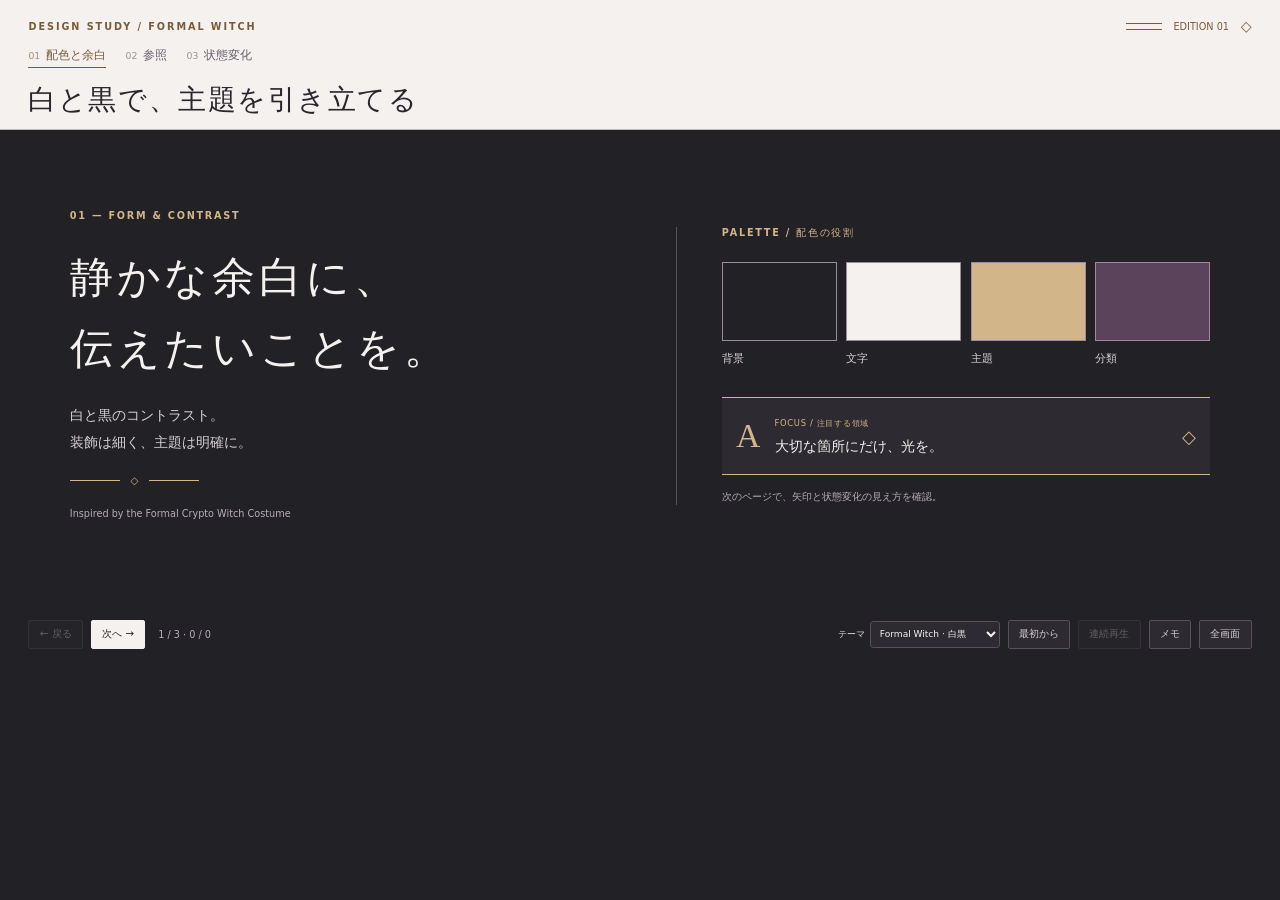
<file: examples/formal-witch/index.html>
<!doctype html>
<html lang="ja" data-theme="formal-witch">
<head>
  <meta charset="utf-8">
  <meta name="viewport" content="width=device-width, initial-scale=1">
  <title>Formal Witch — テーマサンプル</title>
  <link rel="stylesheet" href="../../shared/slide-kit/ui/theme.css">
  <link rel="stylesheet" href="../../shared/slide-kit/ui/lesson.css">
  <link rel="stylesheet" href="../../shared/slide-kit/ui/classic-light.css">
  <link rel="stylesheet" href="../../shared/slide-kit/ui/midnight-dark.css">
  <link rel="stylesheet" href="../../shared/slide-kit/ui/formal-witch.css">
  <link rel="stylesheet" href="../../shared/slide-kit/ui/theme-picker.css">
  <script src="../../shared/slide-kit/core/themes.js"></script>
  <link rel="stylesheet" href="lesson.css">
</head>
<body>
  <main id="lesson">
    <header class="heading">
      <div class="topline"><span class="eyebrow">DESIGN STUDY / FORMAL WITCH</span><span class="edition">EDITION 01</span></div>
      <nav id="chapters" aria-label="ページを選択"></nav>
      <h1 id="slide-title"></h1>
    </header>
    <section id="stage" aria-labelledby="slide-title"></section>
    <footer class="controls" aria-label="スライド操作">
      <div class="control-group">
        <button id="previous" aria-label="一段戻る">← 戻る</button>
        <button id="next" aria-label="次の動き、または次のページへ">次へ →</button>
        <span id="counter" aria-live="polite"></span>
      </div>
      <div class="control-group auxiliary">
        <label class="theme-picker">テーマ <select data-theme-picker aria-label="カラーテーマ"></select></label>
        <button id="reset" title="このページの先頭へ（R）">最初から</button>
        <button id="play" title="このページだけ連続再生（P）" aria-pressed="false">連続再生</button>
        <button id="notes-button" title="発表メモ（N）" aria-expanded="false" aria-controls="speaker-notes">メモ</button>
        <button id="fullscreen" title="全画面（F）">全画面</button>
      </div>
    </footer>
    <aside id="speaker-notes" hidden><h2>発表メモ</h2><p id="note-body"></p></aside>
    <p id="control-status" class="sr-only" role="status"></p>
  </main>
  <script src="../../shared/slide-kit/core/cues.js"></script>
  <script src="../../shared/slide-kit/core/arrows.js"></script>
  <script src="../../shared/slide-kit/core/presenter.js"></script>
  <script src="lesson.js"></script>
</body>
</html>
</file>
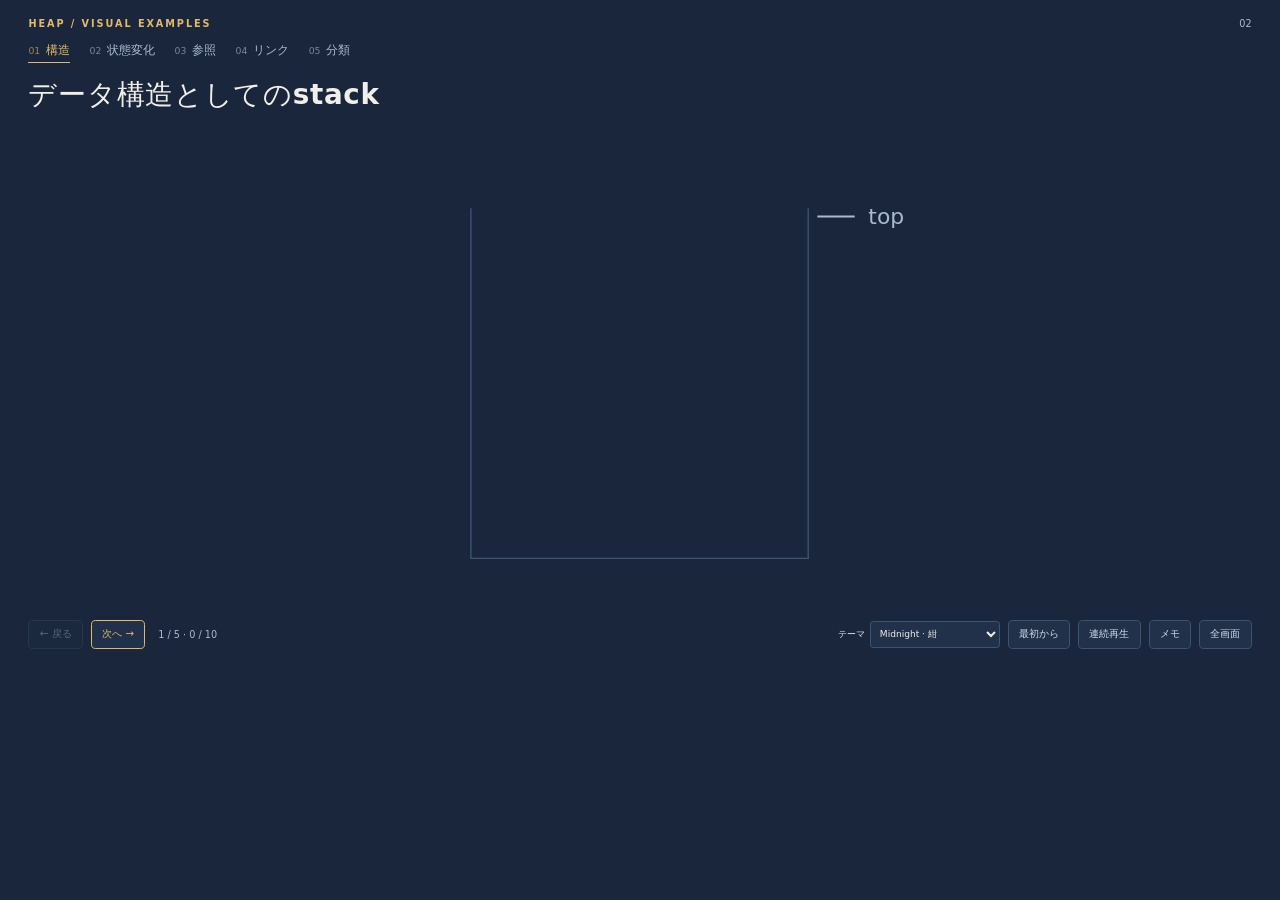
<file: examples/heap-memory/index.html>
<!doctype html>
<html lang="ja" data-theme="midnight-dark">
<head>
  <meta charset="utf-8">
  <meta name="viewport" content="width=device-width, initial-scale=1">
  <title>図とアニメーションの教材サンプル</title>
  <link rel="stylesheet" href="../../shared/slide-kit/ui/theme.css">
  <link rel="stylesheet" href="../../shared/slide-kit/ui/lesson.css">
  <link rel="stylesheet" href="../../shared/slide-kit/ui/classic-light.css">
  <link rel="stylesheet" href="../../shared/slide-kit/ui/midnight-dark.css">
  <link rel="stylesheet" href="../../shared/slide-kit/ui/formal-witch.css">
  <link rel="stylesheet" href="../../shared/slide-kit/ui/theme-picker.css">
  <script src="../../shared/slide-kit/core/themes.js"></script>
  <link rel="stylesheet" href="lesson.css">
</head>
<body>
  <main id="lesson">
    <header class="heading">
      <div class="topline"><span class="eyebrow">HEAP / VISUAL EXAMPLES</span><span class="edition">02</span></div>
      <nav id="chapters" aria-label="ページを選択"></nav>
      <h1 id="slide-title"></h1>
    </header>
    <section id="stage" aria-labelledby="slide-title"></section>
    <footer class="controls" aria-label="スライド操作">
      <div class="control-group">
        <button id="previous" aria-label="一段戻る">← 戻る</button>
        <button id="next" aria-label="次の動き、または次のページへ">次へ →</button>
        <span id="counter" aria-live="polite"></span>
      </div>
      <div class="control-group auxiliary">
        <label class="theme-picker">テーマ <select data-theme-picker aria-label="カラーテーマ"></select></label>
        <button id="reset" title="このページの先頭へ（R）">最初から</button>
        <button id="play" title="このページだけ連続再生（P）" aria-pressed="false">連続再生</button>
        <button id="notes-button" title="発表メモ（N）" aria-expanded="false" aria-controls="speaker-notes">メモ</button>
        <button id="fullscreen" title="全画面（F）">全画面</button>
      </div>
    </footer>
    <aside id="speaker-notes" hidden><h2>発表メモ</h2><p id="note-body"></p></aside>
    <p id="control-status" class="sr-only" role="status"></p>
  </main>
  <script src="../../shared/slide-kit/core/cues.js"></script>
  <script src="../../shared/slide-kit/core/arrows.js"></script>
  <script src="../../shared/slide-kit/core/presenter.js"></script>
  <script src="lesson.js"></script>
</body>
</html>
</file>
<file: shared/slide-kit/ui/theme.css>
/* Shared visual tokens for the isogeny teaching decks. */
:root {
  color-scheme: dark;
  --paper: #111a33;
  --panel: #1e2a4a;
  --text: #f6f1ec;
  --alice: #f07fa9;
  --bob: #7c78e8;
  --metal: #d9a942;
  --soft: #cfc8c4;
  --shadow: 0 24px 70px rgba(17, 26, 51, 0.48);
  --border: rgba(217, 169, 66, 0.42);
  --surface: rgba(17, 26, 51, 0.54);
  --stage-start: var(--panel);
  --stage-end: var(--paper);
  --channel: #294271;
  --note-surface: rgba(17, 26, 51, 0.42);
}

* { box-sizing: border-box; }

:focus-visible {
  outline: 2px solid var(--metal);
  outline-offset: 3px;
}

.sk-eyebrow {
  color: var(--metal);
  font-size: 0.9rem;
  font-weight: 800;
}

.sk-note {
  border: 1px solid var(--border);
  border-radius: 8px;
  padding: 0.75rem 1rem;
  color: var(--soft);
  background: var(--note-surface);
  font-weight: 700;
  line-height: 1.45;
  text-align: center;
}
</file>
<file: shared/slide-kit/ui/lesson.css>
:root {
  font-family: "Noto Sans JP", "Yu Gothic", "Meiryo", system-ui, sans-serif;
  color: var(--text);
  background: var(--paper);
  font-synthesis: none;
}
* { box-sizing: border-box; }
body { margin: 0; }
button { font: inherit; cursor: pointer; }
button:disabled { cursor: default; opacity: .35; }
button:focus-visible, a:focus-visible, [tabindex]:focus-visible { outline: 3px solid var(--gold); outline-offset: 5px; }
[hidden] { display: none !important; }
.sr-only { position: absolute; width: 1px; height: 1px; margin: -1px; padding: 0; border: 0; overflow: hidden; clip-path: inset(50%); }
#lesson { width: 100%; max-width: 1980px; margin: 0 auto; padding: 28px 44px 24px; }
.heading { height: 168px; }
.topline { display: flex; align-items: center; justify-content: space-between; }
.eyebrow { color: var(--gold); font-size: 15px; font-weight: 700; letter-spacing: .2em; }
.edition { color: var(--muted); font-size: 15px; }
#chapters { display: flex; gap: 30px; margin: 22px 0 21px; overflow-x: auto; scrollbar-width: thin; }
#chapters button { white-space: nowrap; border: 0; background: transparent; color: var(--muted); font-size: 18px; padding: 0 0 6px; border-bottom: 2px solid transparent; }
#chapters button[aria-current] { color: var(--gold); border-bottom-color: var(--gold); }
#chapters .chapter-number { opacity: .65; font-size: .8em; margin-right: 9px; }
h1 { margin: 0; font-size: 43px; line-height: 1.3; font-weight: 700; letter-spacing: .025em; text-wrap: balance; }
#stage { height: 741px; display: flex; align-items: center; min-width: 0; }
.diagram-scroll { width: 100%; overflow-x: auto; scrollbar-width: thin; }
.diagram { width: 100%; display: block; }
.diagram text { fill: var(--text); font-size: 28px; font-family: inherit; }
.diagram .label { fill: var(--muted); font-size: 24px; }
.diagram .large { font-size: 39px; font-weight: 650; }
.diagram .code { font-family: "Cascadia Code", "Consolas", "DejaVu Sans Mono", monospace; font-size: 30px; }
.diagram .accent { fill: var(--gold); }
.diagram .muted { fill: var(--muted); }
.diagram .syntax-type { fill: var(--syntax-type); }
.diagram .syntax-keyword { fill: var(--syntax-keyword); }
.diagram .syntax-call { fill: var(--syntax-call); }
.panel { fill: var(--surface); stroke: var(--rule); stroke-width: 1.5; }
.used { fill: var(--used); stroke: var(--used-edge); stroke-width: 2; }
.free { fill: var(--free); stroke: var(--free-edge); stroke-width: 2; }
.hatch { fill: url(#free-hatch); pointer-events: none; }
.depth-0 { --swatch: var(--class-1); }
.depth-1 { --swatch: var(--class-2); }
.depth-2 { --swatch: var(--class-3); }
.depth-3 { --swatch: var(--class-4); }
.swatch { fill: var(--swatch); stroke: color-mix(in srgb, var(--swatch) 70%, white); stroke-width: 2; }
.arrow { fill: none; stroke: var(--gold); stroke-width: 3.5; stroke-linejoin: round; }
.arrow.bk { stroke: var(--muted); stroke-dasharray: 8 7; }
.outline { fill: none; stroke: var(--gold); stroke-width: 3.5; pointer-events: none; }
.divider { stroke: var(--rule); stroke-width: 1.5; }
.controls { min-height: 59px; padding-top: 22px; display: flex; align-items: center; justify-content: space-between; gap: 24px; }
.control-group { display: flex; gap: 12px; align-items: center; }
.controls button { background: var(--surface); border: 1px solid var(--rule); border-radius: 7px; color: var(--soft); padding: 10px 16px; font-size: 16px; min-height: 42px; }
.controls button:hover:not(:disabled) { border-color: var(--edge); }
#next { border-color: var(--gold); color: var(--gold); }
#counter { color: var(--muted); font-size: 15px; font-variant-numeric: tabular-nums; margin-left: 8px; }
.key-hint { color: var(--muted); font-size: 14px; margin-right: 12px; }
#speaker-notes { border-top: 1px solid var(--rule); margin-top: 26px; padding: 24px 0 0; max-width: 1100px; }
#speaker-notes h2 { color: var(--gold); font-size: 21px; margin: 0 0 12px; }
#speaker-notes p { color: var(--soft); font-size: 20px; line-height: 1.8; white-space: pre-line; }
html.sk-presentation { overflow: hidden; }
.sk-presentation #lesson { width: 1980px; height: 1020px; max-width: none; }
@media (max-width: 850px) {
  #lesson { padding: 22px 20px 155px; }
  .heading { height: auto; }
  .eyebrow { font-size: 11px; }
  #chapters { margin: 21px 0; gap: 20px; }
  #chapters button { font-size: 14px; }
  h1 { font-size: clamp(24px, 4.5vw, 34px); line-height: 1.5; }
  #stage { height: auto; min-height: 320px; padding: 26px 0; }
  .diagram { min-width: 760px; }
  .diagram.compact { min-width: 0; }
  .controls { position: fixed; bottom: 0; left: 0; right: 0; z-index: 5; background: var(--paper); border-top: 1px solid var(--rule); padding: 10px 16px max(12px, env(safe-area-inset-bottom)); flex-wrap: wrap; gap: 10px; }
  .control-group { gap: 8px; }
  .controls button { min-height: 44px; padding: 9px 12px; font-size: 13px; }
  #counter { font-size: 12px; margin: 0; }
  .key-hint { display: none; }
  #speaker-notes p { font-size: 17px; }
}
@media (prefers-reduced-motion: reduce) { *, *::before, *::after { scroll-behavior: auto !important; } }
</file>
<file: shared/slide-kit/ui/classic-light.css>
/* Light, near-monochrome theme inspired by a black-and-white classical outfit.
   Load this file after theme.css and the lesson's own CSS. */
:root[data-theme="classic-light"] {
  color-scheme: light;
  --paper: #efedeb;
  --panel: #faf9f7;
  --text: #29272a;
  --alice: #9a667e;
  --bob: #777080;
  --metal: #8b7049;
  --soft: #69646a;
  --border: #c9c1b9;
  --surface: rgba(255, 255, 255, .72);
  --stage-start: #faf9f7;
  --stage-end: #e9e6e2;
  --channel: #49454a;
  --note-surface: rgba(255, 255, 255, .62);
  --shadow: 0 18px 48px rgba(47, 42, 46, .13);
  /* Semantic tokens for the optional manual-cue presentation shell. */
  --gold: var(--metal);
  --gold-panel: #e6dfd2;
  --muted: #69646a;
  --rule: #c9c1b9;
  --edge: #8b818d;
  --used: #e4e1de;
  --used-edge: #a69b92;
  --free: #d6d1db;
  --free-edge: #958b9e;
  --class-1: #dfdce3;
  --class-2: #d0cbd5;
  --class-3: #c3bcc9;
  --class-4: #b7adbc;
  --syntax-type: #3a5776;
  --syntax-keyword: #684b77;
  --syntax-call: #365e68;
}

html[data-theme="classic-light"] body { background: var(--paper); font-family: Georgia, "Times New Roman", serif; }
html[data-theme="classic-light"] .lesson-shell { background-image: radial-gradient(rgba(63, 55, 61, .08) .65px, transparent .65px); background-size: 5px 5px; }
html[data-theme="classic-light"] h1, html[data-theme="classic-light"] .controls, html[data-theme="classic-light"] .sk-eyebrow, html[data-theme="classic-light"] .sk-note { font-family: Inter, ui-sans-serif, system-ui, sans-serif; }
html[data-theme="classic-light"] h1 { font-weight: 650; letter-spacing: -.035em; }
html[data-theme="classic-light"] .stage { border-radius: 4px; }
html[data-theme="classic-light"] .person, html[data-theme="classic-light"] .public, html[data-theme="classic-light"] .channel { box-shadow: 0 8px 22px rgba(55, 48, 54, .06); }
html[data-theme="classic-light"] .controls button, html[data-theme="classic-light"] output { background: rgba(255, 255, 255, .72); }
</file>
<file: shared/slide-kit/ui/midnight-dark.css>
/* Navy / blue / gold. Accent follows the teaching point, not the item name. */
:root[data-theme="midnight-dark"] {
  color-scheme: dark;
  --paper: #19263B;
  --surface: #213149;
  --text: #F1EFE9;
  --soft: #D2DDEE;
  --muted: #A9BAD0;
  --rule: #3D5470;
  --edge: #6B86A6;
  --gold: #E3B968;
  --gold-panel: #39363A;
  --used: #30445E;
  --used-edge: #526981;
  --free: #426782;
  --free-edge: #819FB8;
  --class-1: #365D8D;
  --class-2: #535581;
  --class-3: #704D70;
  --class-4: #8E455C;
  --syntax-type: #91BAE3;
  --syntax-keyword: #C3ABE3;
  --syntax-call: #B9D9E9;
  --panel: var(--surface);
  --metal: var(--gold);
  --border: var(--rule);
  --alice: var(--text);
  --bob: var(--text);
  --channel: var(--used);
  --stage-start: var(--surface);
  --stage-end: var(--paper);
  --note-surface: var(--surface);
  --shadow: none;
}
</file>
<file: shared/slide-kit/ui/formal-witch.css>
/* Formal Crypto Witch Costume: pearl, charcoal, restrained bronze and violet.
   Colours are interpreted for readable slides, not sampled costume colours. */
:root[data-theme="formal-witch"] {
  color-scheme: dark;
  --paper: #222125;
  --surface: #2d2b31;
  --text: #f5f1ef;
  --soft: #d7d0d6;
  --muted: #b7adb9;
  --rule: #59505b;
  --edge: #9c8b9c;
  --gold: #d3b58a;
  --gold-panel: #443c34;
  --used: #3b3741;
  --used-edge: #8f7e93;
  --free: #504658;
  --free-edge: #ac96b3;
  --class-1: #3b394b;
  --class-2: #4c4057;
  --class-3: #5b435b;
  --class-4: #6b4557;
  --syntax-type: #b8c4dc;
  --syntax-keyword: #d6b4dc;
  --syntax-call: #e2d2bc;
  --panel: var(--surface);
  --metal: var(--gold);
  --border: var(--rule);
  --alice: #bd9ac4;
  --bob: #a9a1c9;
  --channel: #504658;
  --stage-start: var(--surface);
  --stage-end: var(--paper);
  --note-surface: var(--surface);
  --shadow: none;
  --pearl: #f5f1ef;
  --ink: #29262d;
  --bronze-ink: #795b38;
}
html[data-theme="formal-witch"] body { background: var(--paper); }
html[data-theme="formal-witch"] .heading { position: relative; isolation: isolate; color: var(--ink); }
html[data-theme="formal-witch"] .heading::before {
  content: ""; position: absolute; z-index: -1; inset: -28px -44px -5px;
  background: var(--pearl); border-bottom: 1px solid var(--gold);
}
html[data-theme="formal-witch"] h1 { font-family: "Yu Mincho", "Hiragino Mincho ProN", "Noto Serif JP", serif; font-weight: 600; letter-spacing: .055em; }
html[data-theme="formal-witch"] .heading .eyebrow { color: var(--bronze-ink); }
html[data-theme="formal-witch"] .edition { color: var(--bronze-ink); display: flex; align-items: center; gap: 18px; }
html[data-theme="formal-witch"] .edition::before { content: ""; width: 56px; height: 8px; border-block: 1px solid currentColor; }
html[data-theme="formal-witch"] .edition::after { content: "◇"; font-size: 22px; }
html[data-theme="formal-witch"] #chapters button { color: #68616c; }
html[data-theme="formal-witch"] #chapters button[aria-current] { color: var(--bronze-ink); border-color: var(--bronze-ink); }
html[data-theme="formal-witch"] .heading :focus-visible { outline-color: var(--bronze-ink); }
html[data-theme="formal-witch"] .controls button { border-radius: 3px; }
html[data-theme="formal-witch"] #next { color: var(--ink); background: var(--pearl); border-color: var(--pearl); }
html[data-theme="formal-witch"] .panel { stroke: #85717e; }
html[data-theme="formal-witch"] .lesson-shell .stage { border-radius: 3px; border-top: 3px double var(--gold); background: var(--surface); }
@media (max-width: 850px) {
  html[data-theme="formal-witch"] .heading::before { inset: -22px -20px -12px; }
  html[data-theme="formal-witch"] .edition { gap: 9px; font-size: 12px; }
  html[data-theme="formal-witch"] .edition::before { width: 24px; }
}
</file>
<file: shared/slide-kit/ui/theme-picker.css>
.theme-picker { display: inline-flex; align-items: center; gap: 9px; color: var(--soft); font: 14px/1.4 system-ui, sans-serif; }
.theme-picker select { max-width: 100%; min-height: 42px; padding: 8px 28px 8px 10px; border: 1px solid var(--border); border-radius: 5px; background: var(--panel); color: var(--text); font: inherit; cursor: pointer; }
.theme-picker select:focus-visible { outline: 3px solid var(--metal); outline-offset: 3px; }
@media (max-width: 850px) {
  .controls .auxiliary { flex-wrap: wrap; }
  .theme-picker { font-size: 12px; }
  .theme-picker select { min-height: 44px; }
  #lesson { padding-bottom: 210px; }
}
/* The legacy example has its navigation above the stage. */
.lesson-shell > .theme-toolbar { width: min(1180px, 100%); margin: 16px auto 0; display: flex; justify-content: flex-end; }
</file>
<file: examples/formal-witch/lesson.css>
/* A specimen of the active theme. All colours follow shared semantic tokens. */
.design-study { display: grid; grid-template-columns: 1fr 1fr; align-items: center; gap: 110px; width: 100%; padding: 40px 64px; }
.study-kicker { color: var(--gold); font-size: 15px; font-weight: 600; letter-spacing: .18em; margin: 0 0 34px; }
.study-intro h2 { font-family: "Yu Mincho", "Hiragino Mincho ProN", serif; font-size: 66px; font-weight: 500; line-height: 1.65; letter-spacing: .09em; margin: 0; }
.study-description { font-size: 22px; line-height: 1.9; color: var(--soft); margin: 28px 0; }
.study-signature { display: flex; align-items: center; gap: 16px; color: var(--gold); margin: 28px 0; width: 200px; }
.study-signature span { height: 1px; background: var(--gold); flex: 1; }
.study-caption { color: var(--muted); font-size: 15px; line-height: 1.8; margin: 20px 0 0; }
.study-specimen { border-left: 1px solid var(--rule); padding-left: 70px; }
.study-swatches { display: grid; grid-template-columns: repeat(4, 1fr); gap: 14px; }
.study-swatches i { display: block; height: 122px; border: 1px solid var(--edge); margin-bottom: 16px; }
.study-swatches span { font-size: 17px; color: var(--soft); }
.swatch-paper { background: var(--paper); }
.swatch-text { background: var(--text); }
.swatch-gold { background: var(--gold); }
.swatch-class { background: var(--class-3); }
.study-example { display: flex; align-items: center; gap: 22px; padding: 28px 22px; margin-top: 48px; background: var(--surface); border-block: 1px solid var(--gold); }
.study-number { font: 52px/1 Georgia, serif; color: var(--gold); }
.study-label { color: var(--gold); font-size: 13px; letter-spacing: .08em; }
.study-example p { margin: 12px 0 0; font-size: 22px; }
.study-diamond { margin-left: auto; color: var(--gold); font-size: 28px; }
@media (max-width: 850px) {
  .design-study { grid-template-columns: 1fr; gap: 44px; padding: 24px 0; }
  .study-intro h2 { font-size: clamp(30px, 7vw, 48px); }
  .study-description { font-size: 17px; }
  .study-kicker { font-size: 11px; margin-bottom: 20px; }
  .study-specimen { padding: 26px 0 0; border-left: 0; border-top: 1px solid var(--rule); }
  .study-swatches { gap: 10px; }
  .study-swatches i { height: 72px; }
  .study-swatches span { font-size: 14px; }
  .study-example { gap: 14px; padding: 22px 16px; margin-top: 28px; }
  .study-example p { font-size: 17px; }
  .study-caption { font-size: 12px; }
}
</file>
<file: examples/heap-memory/lesson.css>
/* 教材固有の見た目をここに追加する。共通配色と収録レイアウトはshared/slide-kit/uiで管理する。 */
</file>
